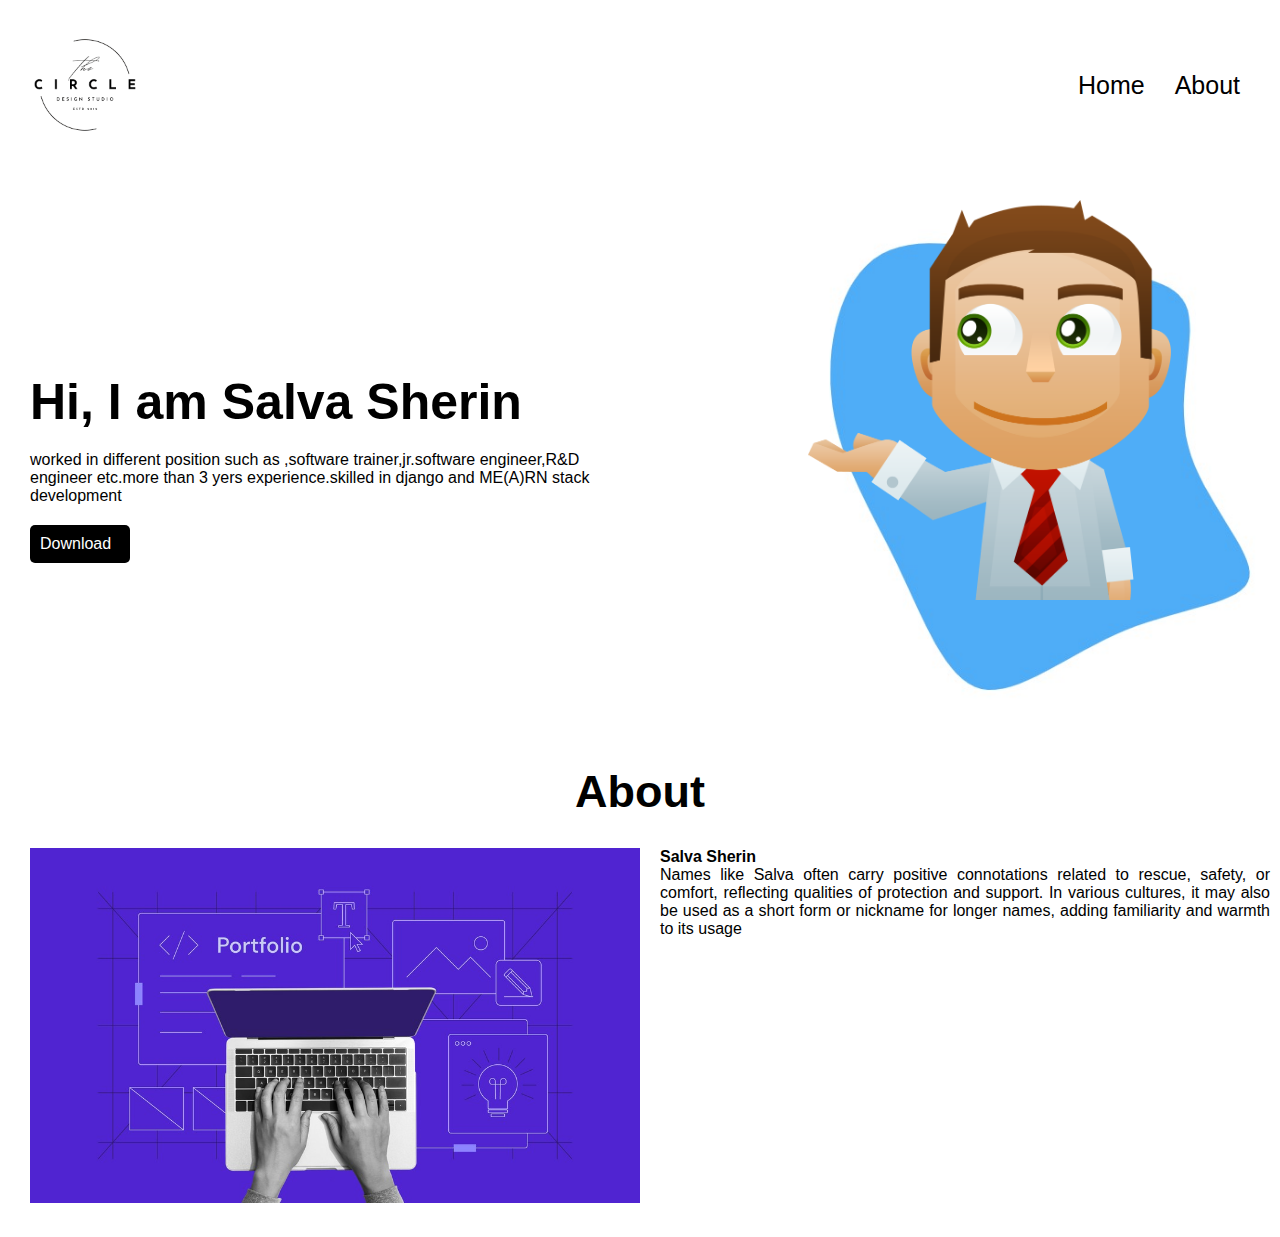
<file: index.html>
<!DOCTYPE html>
<html lang="en">
<head>
    <meta charset="UTF-8">
    <meta name="viewport" content="width=device-width, initial-scale=1.0">
    <title>portfolio</title>
    <link rel="stylesheet" href="./style.css">
</head>
<body>
    <div class="header">
        <img src="./images/logo.png" class="logo" alt="logo" height="150px">
        <div class="navlink">
            <a href="#Home" class="link">Home</a>
            <a href="#About" class="link">About</a>

        </div>

    </div>
    <section id="Home">
        <div class="intro">
        <h1 class="intro_head">Hi, I am Salva Sherin</h1>
        <p class="intro-text">
            worked in different position such as ,software trainer,jr.software engineer,R&D engineer etc.more than 3 yers experience.skilled in django and ME(A)RN stack development
        </p>
        <a href="" class="down_link">Download</a>
    </div>
    <div class="imgs">
        <img src="./images/b.jpeg" id="back" alt="">
        <img src="./images/cc.png" id="pro"alt="">
    </div>
    </section>
    <section id="About"></section>
    <h2 class="abt_head">About</h2>
    <div class="abt_container">
        <div class="abt_imag">
            <img src="./images/a.jpeg" class="about_img" alt="">
        </div>
        <div class="abt_content">
            <h4>Salva Sherin</h4>
            <p class="about_para">
                Names like Salva often carry positive connotations related to rescue, safety, or comfort, reflecting qualities of protection and support. In various cultures, it may also be used as a short form or nickname for longer names, adding familiarity and warmth to its usage
            </p>
        </div>
    </div>
    
</body>
</html>
</file>
<file: style.css>
*{
    margin: 0px;
    padding: 0px;
    box-sizing: border-box;
    font-family: 'Gill Sans', 'Gill Sans MT', Calibri, 'Trebuchet MS', sans-serif;
}

.header{
    padding: 10px;
    display: flex;
    justify-content: space-between;
}

.navlink{
    display: flex;
    align-items: center;
}

.link{
    font-size: 25px;
    text-decoration: none;
    color: black;
    margin-right: 30px;
    transition: font-size 1s;
}

.link:hover{
    font-size: 35px;
}

#Home{
    padding: 30px;
    display: grid;
    grid-template-columns: 50% 50%;
}

.intro{
    display: flex;
    flex-direction: column;
    justify-content: center;
}

.imgs{
    position: relative;
}

#pro{
    height: 400px;
    position: absolute;
    left: 168px;
    top:0px;
}

#back{
    width:800px;
    left: 100px;
}

.intro_head{
    font-size: 50px;
    margin-bottom: 20px;
}

.intro_text{
    margin-bottom: 5px;
    text-align: justify;
}

.down_link{
    background-color:black;
    color: white;
    text-decoration: none;
    padding: 10px;
    width: 100px;
    margin-top: 20px;
    border-radius: 5px;
}
.abt_head{
    text-align: center;
    font-size: 45px;
}

.abt_container{
    display: grid;
    grid-template-columns: 50% 50%;
    padding: 30px;
    column-gap: 20px;
}
.about_img{
    width: 100%;
}

.about_para{
    text-align: justify;
}

body{
    scroll-behavior: smooth;
}
</file>
